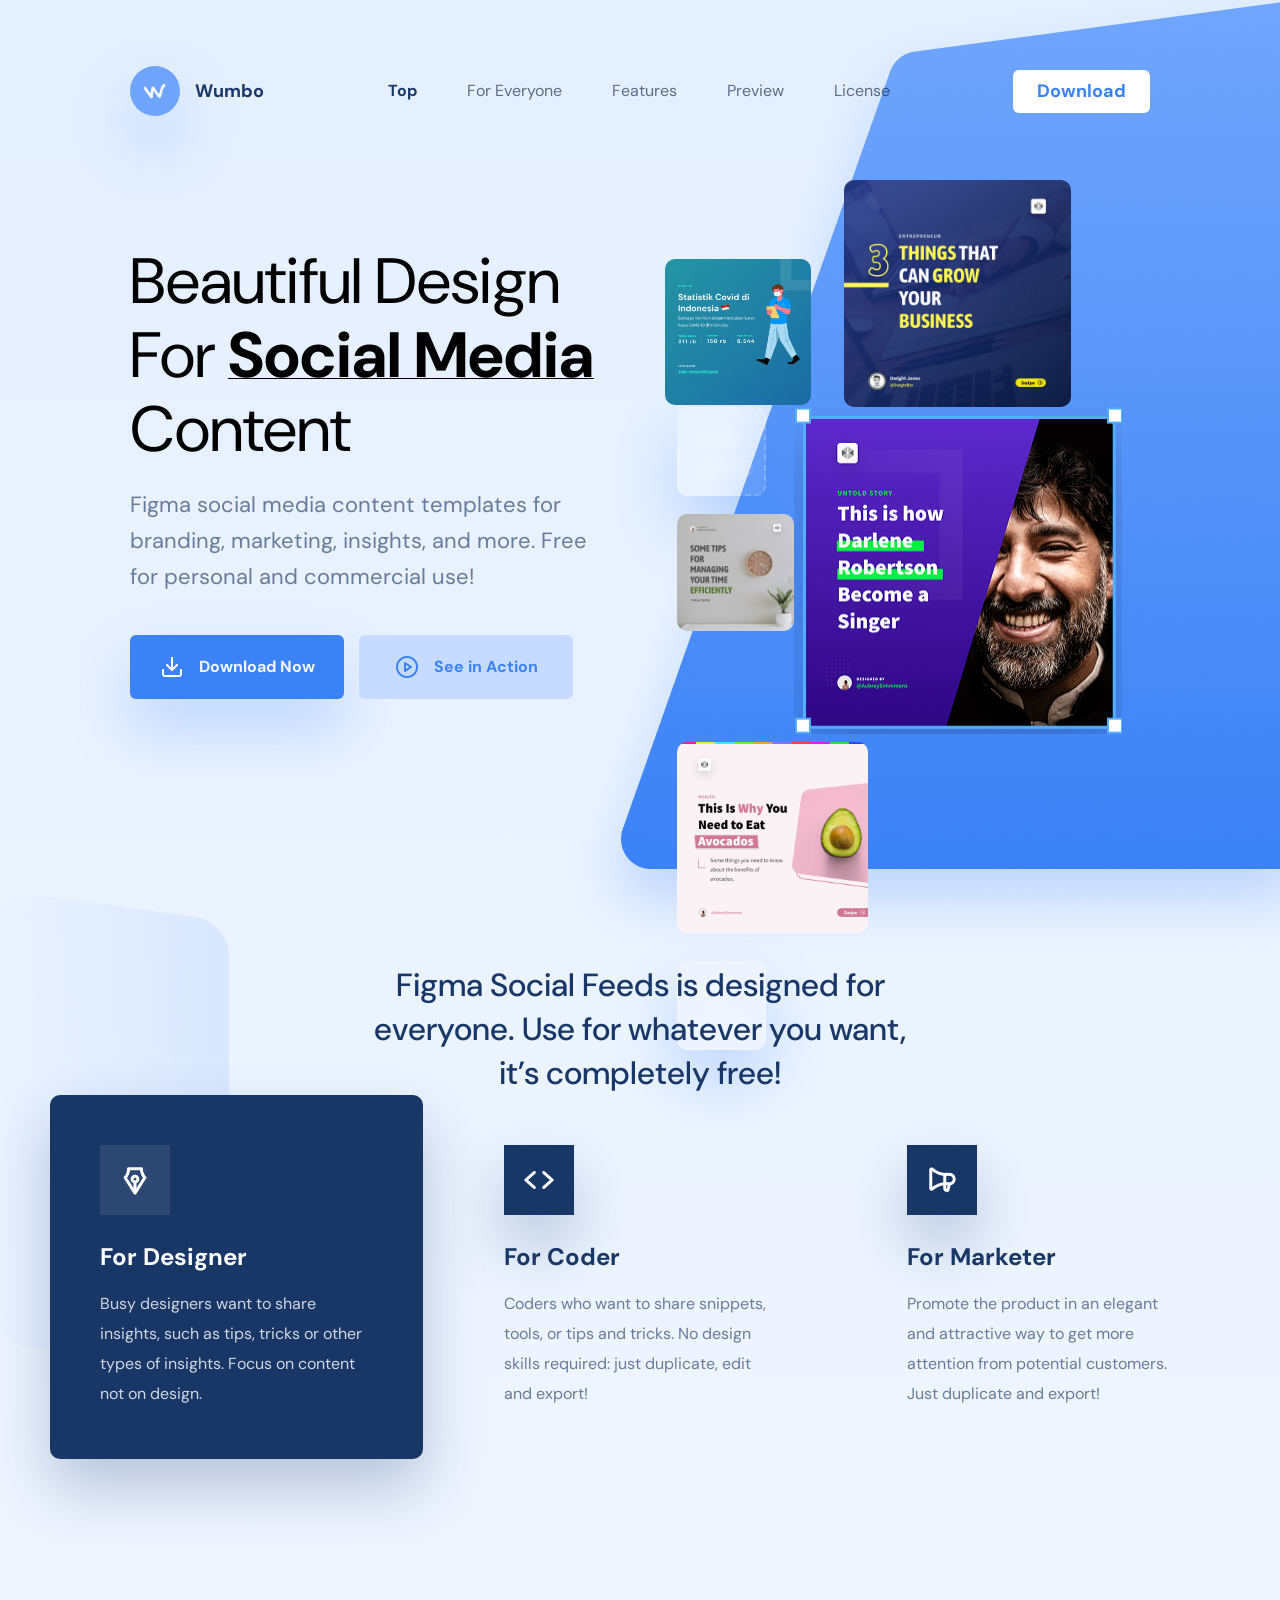
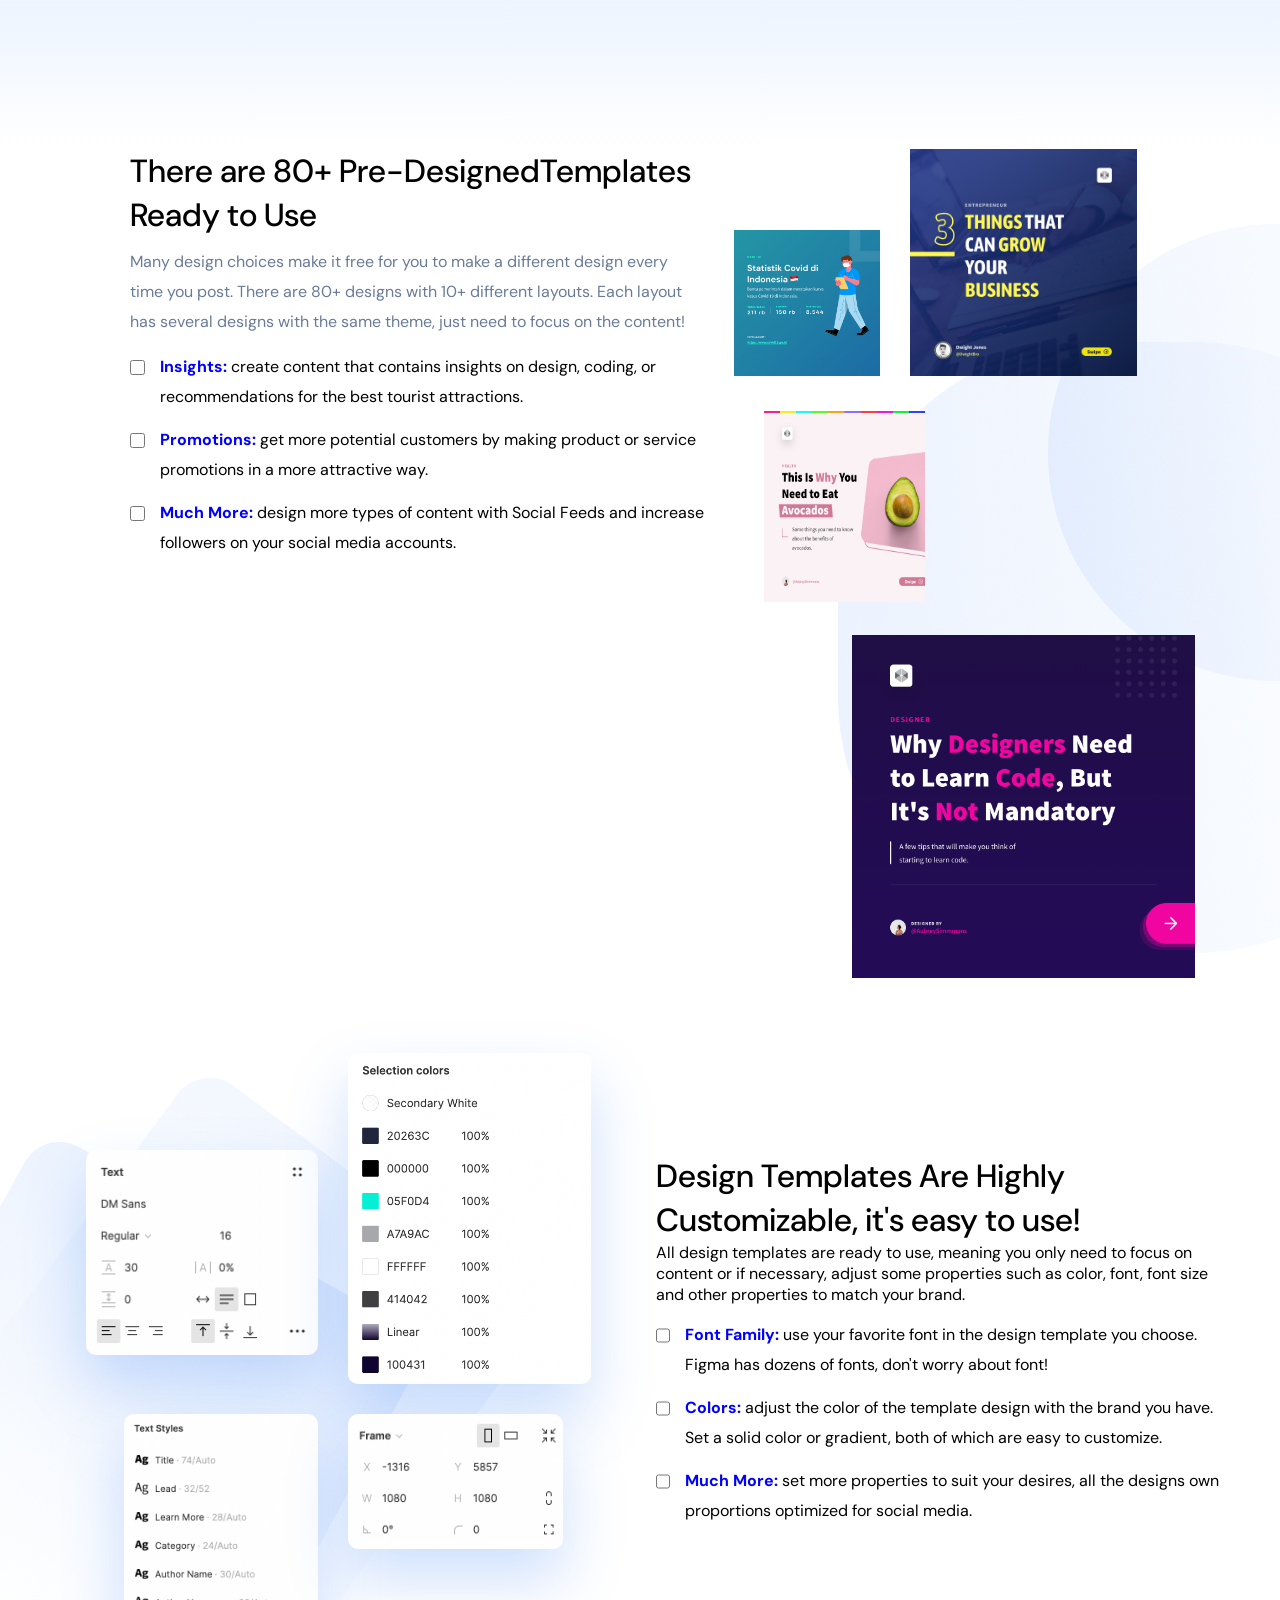
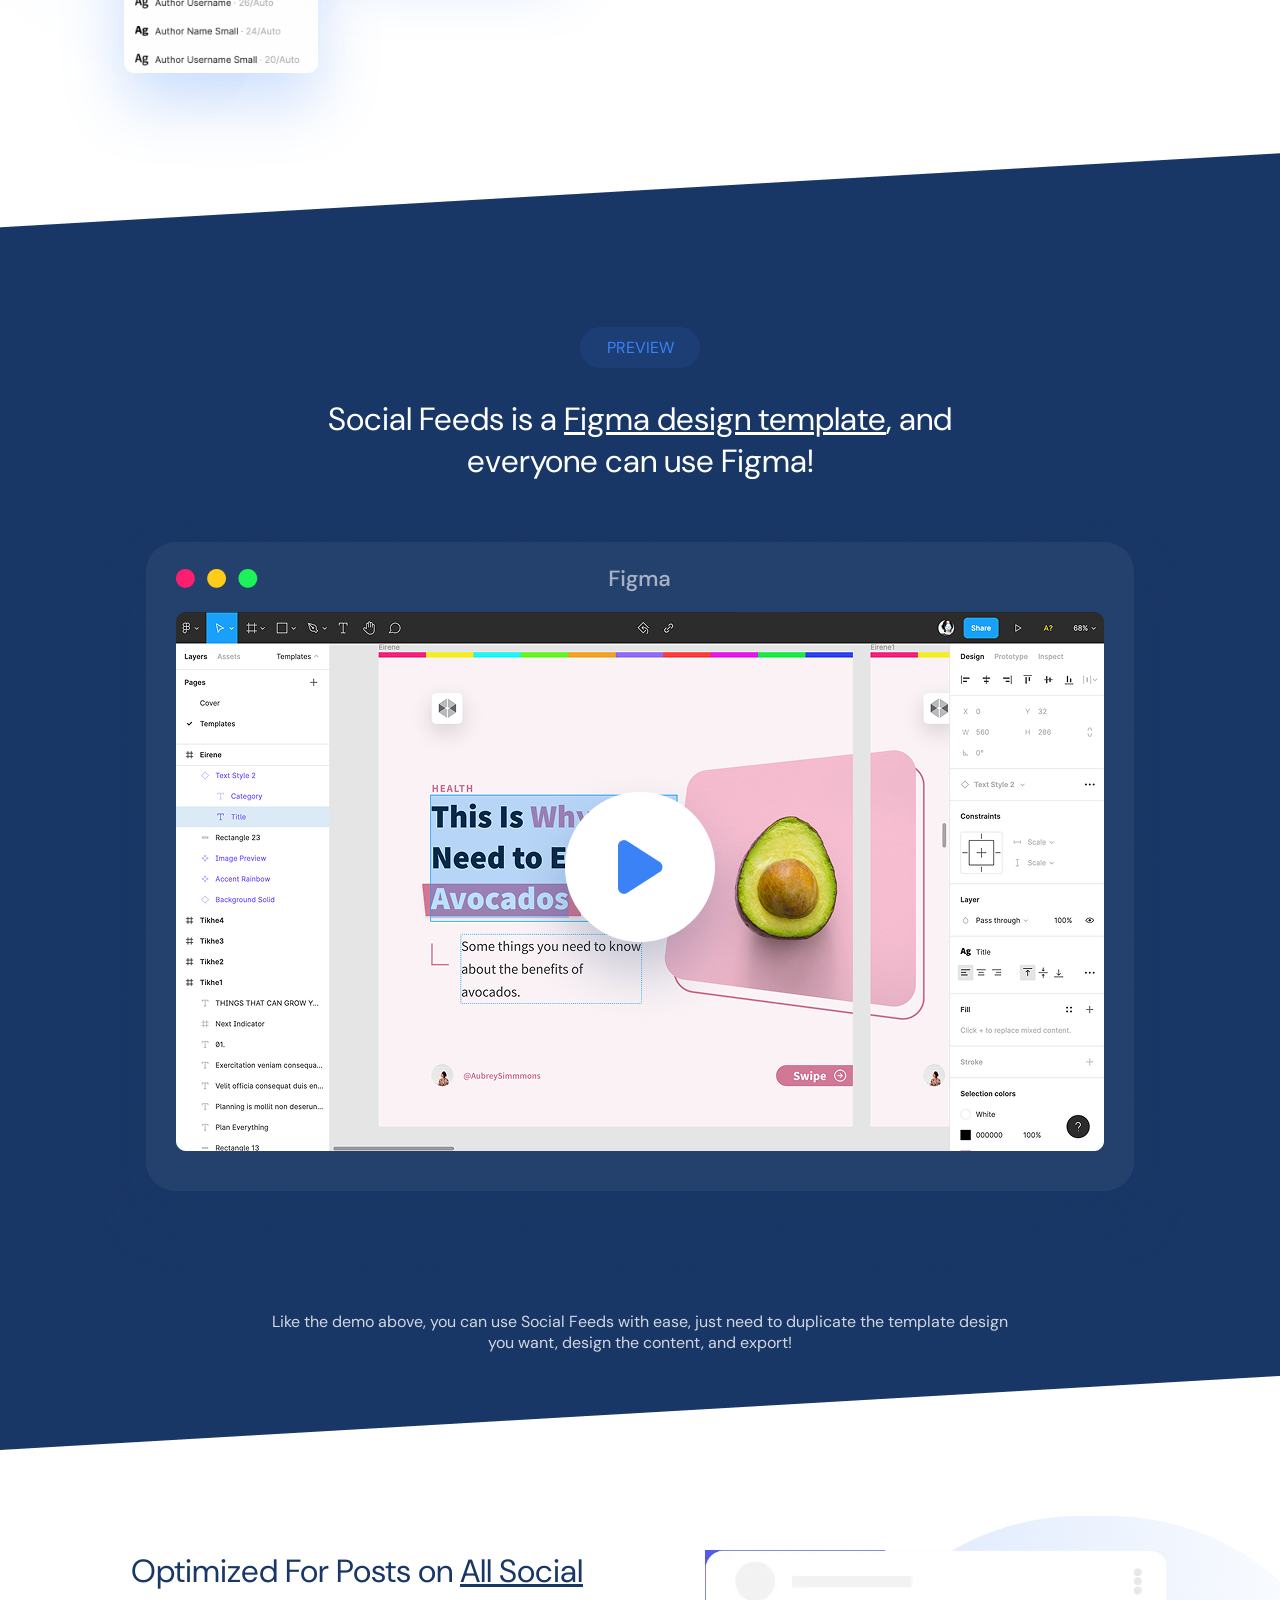
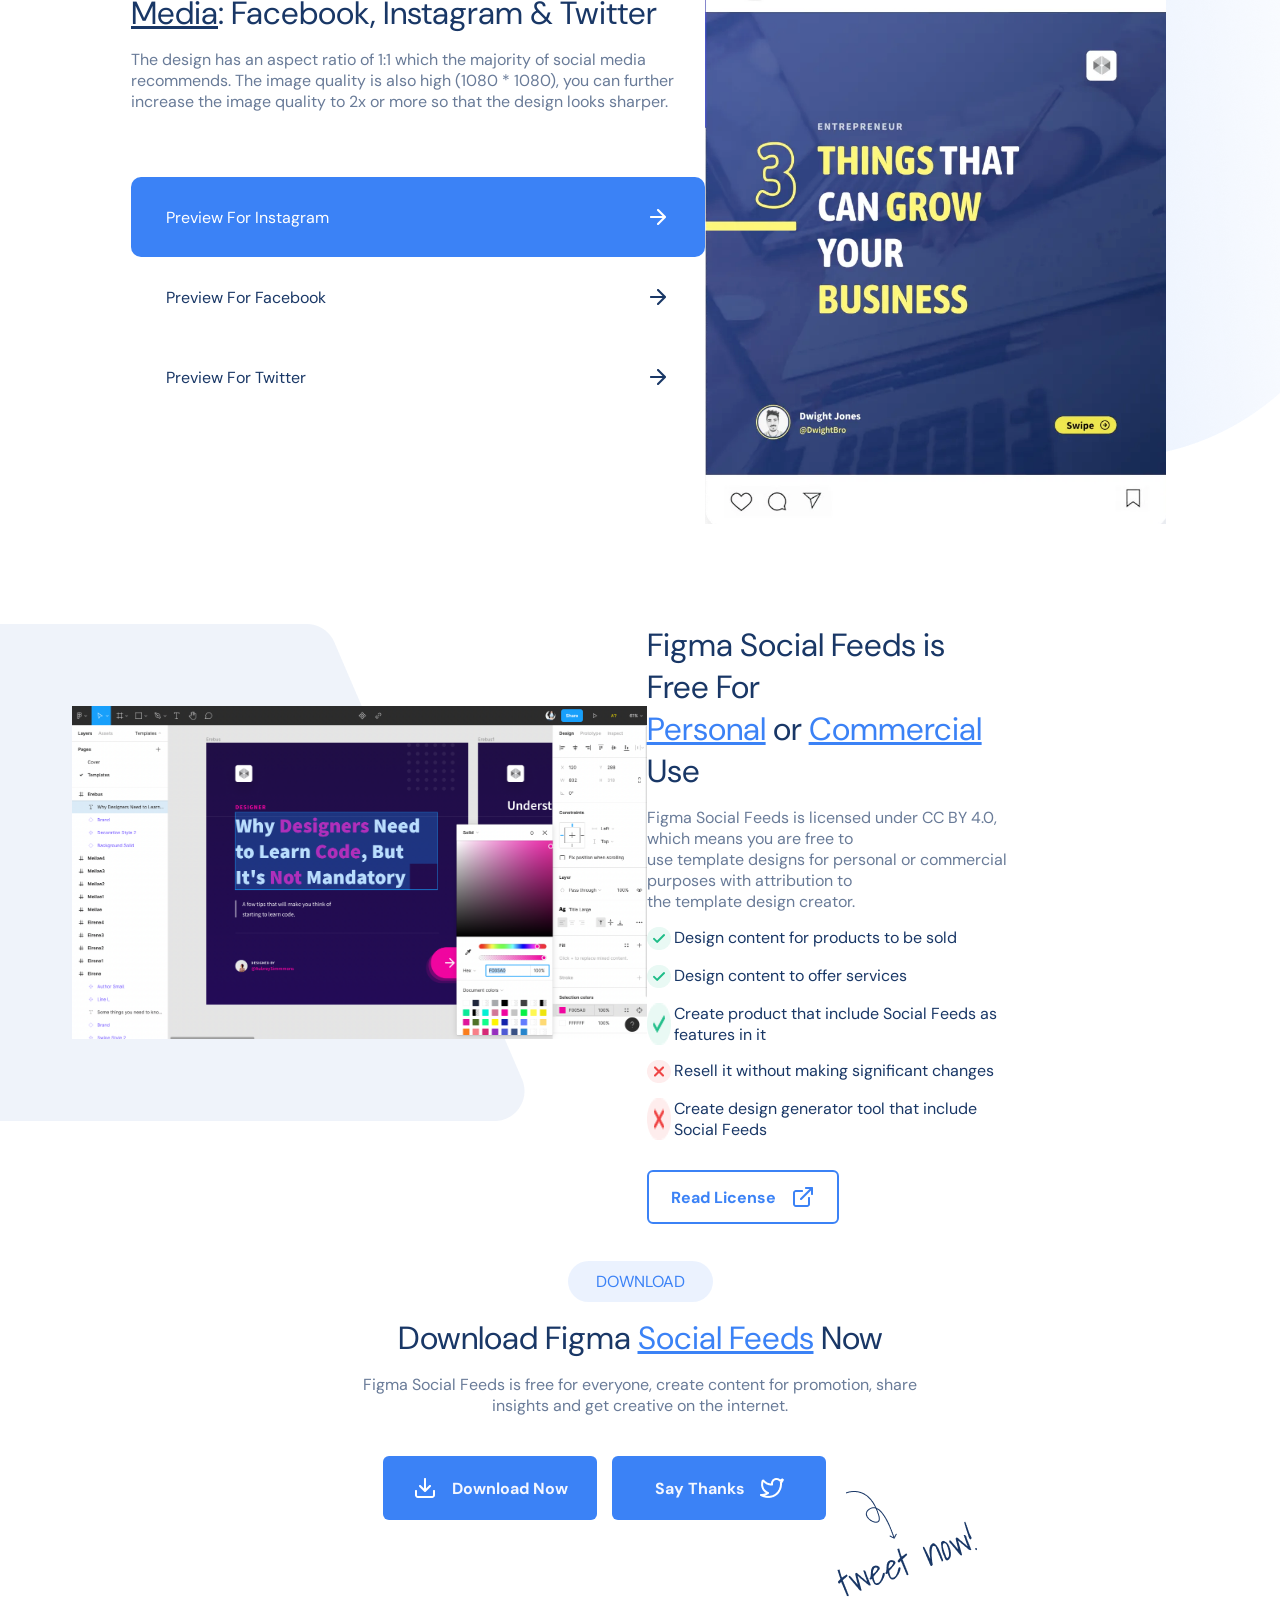
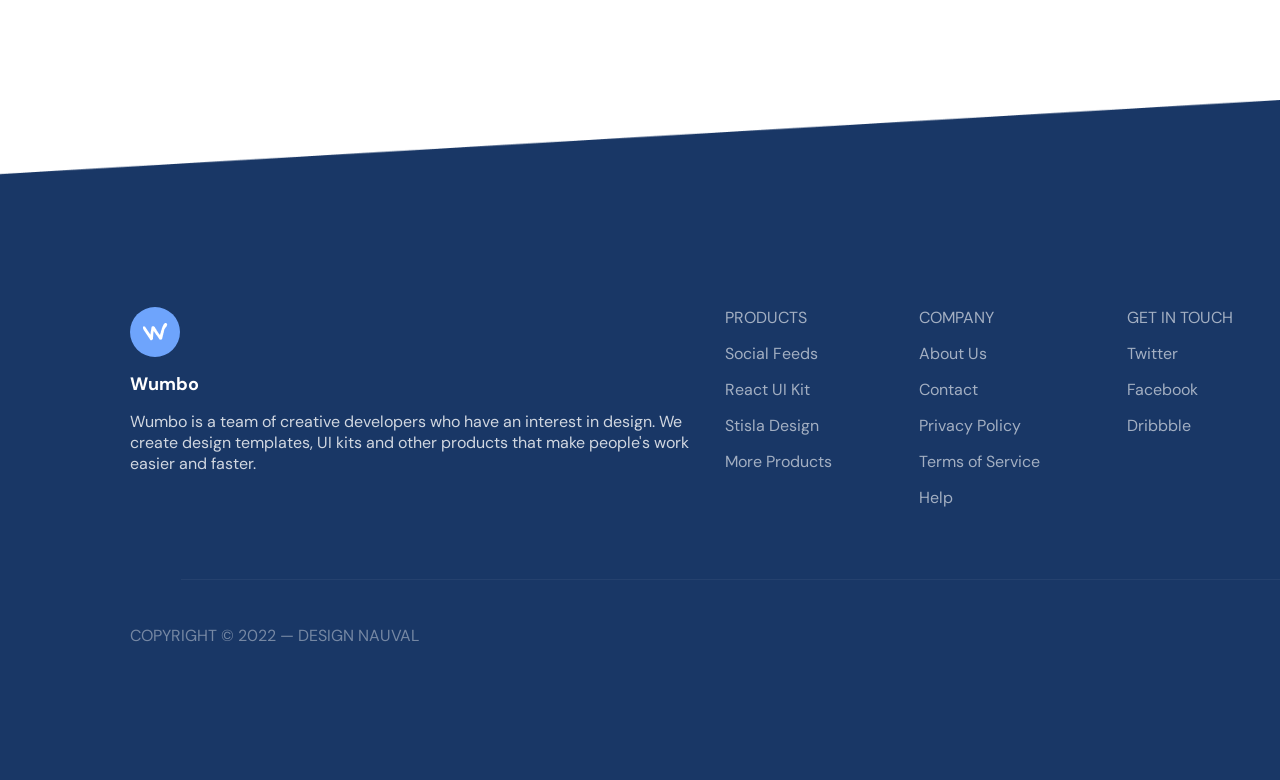
<file: wumbo-main-end/index.html>
<!DOCTYPE html>
<html lang="en">
<head>
    <meta charset="UTF-8">
    <meta name="viewport" content="width=device-width, initial-scale=1.0">
    <link rel="stylesheet" href="style.css">
    <title>Document</title>
    <link rel="preconnect" href="https://fonts.googleapis.com">
<link rel="preconnect" href="https://fonts.gstatic.com" crossorigin>
<link href="https://fonts.googleapis.com/css2?family=DM+Sans:ital,opsz,wght@0,9..40,100..1000;1,9..40,100..1000&family=Roboto:ital,wght@0,100..900;1,100..900&display=swap" rel="stylesheet">
</head>
<body>
    <div class="header-page-main">
        <div class="page-main-navbar">
            <nav>
                <a href="" class="logo-main-header"><div><img src="img/W.png" alt=""></div>Wumbo</a>
                <ul>
                    <a href="">Top</a>
                    <a href="">For Everyone</a>
                    <a href="">Features</a>
                    <a href="">Preview</a>
                    <a href="">License</a>
                </ul>
                <a href="" class="button-down">Download</a>
            </nav>
            <div class="page-banner">
                <div class="block">
                    <h1>Beautiful Design For <span>Social Media </span>Content</h1>
                    <p>Figma social media content templates for branding, marketing, insights, and more. Free for personal and commercial use!</p>
                    <div class="buttons">
                        <a href="" class="download"><img src="img/download.png" alt="">Download Now</a>
                        <a href="" class="seein"><img src="img/play-circle.png" alt="">See in Action</a>
                    </div>
                </div>
                <div class="block-second">
                    <img src="img/157b0d75b84e5e3f28d0a34727b342a999a6dcab.png" alt="">
                    <img src="img/242a6c6bca97f7bfc65d6f39e792c0402f7882e1.png" alt="">
                    <div>
                        <div class="block-feetimg">
                            <div></div>
                            <div></div>
                        </div>
                        <img src="img/98d179173e3b71a32645fd9843e8d6a40fa75c09.png" alt="" class="img-underblock">
                    </div>
                    <img src="img/Group 5.png" alt="">
                    <div>
                        <img src="img/928d0d7ba7fe7e929912ad9286b212f50777d8f6.png" alt="" class="img">
                     <div class="block-feetimg">
                            <div></div>
                            <div></div>
                        </div>
                    </div>
                </div>
            </div>
        </div>
        <div class="page-main-arctical">
            <h1>Figma Social Feeds is designed for everyone. Use for whatever you want, it’s completely free!</h1>
            <div>
                <div>
                    <div class="yes"><img src="img/Group 7.png" alt=""></div>
                    <h4>For Designer</h4>
                    <p>Busy designers want to share insights, such as tips, tricks or other types of insights. Focus on content not on design.</p>
                </div>
                <div>
                    <div class="dont"><img src="img/Frame.png" alt=""></div>
                    <h4>For Coder</h4>
                    <p>Coders who want to share snippets, tools, or tips and tricks. No design skills required: just duplicate, edit and export!</p>
                </div>
                <div>
                    <div class="dont"><img src="img/Frame (1).png" alt=""> </div>
                    <h4>For Marketer</h4>
                    <p>Promote the product in an elegant and attractive way to get more attention from potential customers. Just duplicate and export!</p>
                </div>
            </div>
        </div>
    </div>
    <div class="are-designed-arcticle">
        <div class="are-designed-article-block">
            <h2>There are <span>80+ Pre-Designed</span>Templates Ready to Use</h2>
            <p>Many design choices make it free for you to make a different design every time you post. There are 80+ designs with 10+ different layouts. Each layout has several designs with the same theme, just need to focus on the content!</p>
            <div class="form margin15"><form action=""><input type="checkbox" name="" id=""><p><span>Insights: </span>create content that contains insights on design, coding, or recommendations for the best tourist attractions.</p></form></div>
            <div class="form"><form action=""><input type="checkbox" name="" id=""><p><span>Promotions: </span> get more potential customers by making product or service promotions in a more attractive way.</p></form></div>
            <div class="form"><form action=""><input type="checkbox" name="" id=""><p><span>Much More: </span> design more types of content with Social Feeds and increase followers on your social media accounts.</p></form></div>
        </div>
        <div class="block-ofdisain">
            <img src="img/157b0d75b84e5e3f28d0a34727b342a999a6dcab.png" alt="">
            <img src="img/242a6c6bca97f7bfc65d6f39e792c0402f7882e1.png" alt="">
            <img src="img/928d0d7ba7fe7e929912ad9286b212f50777d8f6.png" alt="">
            <img src="img/a82a4ccb1f89d23b82f0fb51a3951b6cfaefbe0d.png" alt="">
        </div>
    </div>
    <div class="block-custom">
        <div class="block-custom-img">
            <img src="img/a2068dec7f07416dcd4d67495825c2fd3bd63a35.png" alt="">
            <img src="img/ca26b4434e0294609a90333c84f43bacbf6f8e9c.png" alt="">
            <img src="img/c529c477616daee922af5eb9de3d8d0eda91b17d.png" alt="">
            <img src="img/f4222b6a37c97e888663dfd695481a7ec54cfffc.png" alt="">
        </div>
        <div class="block-custom-text">
            <h2>Design Templates Are Highly Customizable, <span>it's easy to use</span>!</h2>
            <p>All design templates are ready to use, meaning you only need to focus on content or if necessary, adjust some properties such as color, font, font size and other properties to match your brand.</p>
            <div class="form margin15"><form action=""><input type="checkbox" name="" id=""><p><span>Font Family: </span> use your favorite font in the design template you choose. Figma has dozens of fonts, don't worry about font!</p></form></div>
            <div class="form"><form action=""><input type="checkbox" name="" id=""><p><span>Colors:</span> adjust the color of the template design with the brand you have. Set a solid color or gradient, both of which are easy to customize.</p></form></div>
            <div class="form"><form action=""><input type="checkbox" name="" id=""><p><span>Much More: </span> set more properties to suit your desires, all the designs own proportions optimized for social media.</p></form></div>
        </div>
    </div>
    <div class="fivepage">
        <button>PREVIEW</button>
        <h3>Social Feeds is a <span>Figma design template</span>, and <br> everyone can use Figma!</h3>
        <img src="./img/Group 10.png" alt="">
        <h4>Like the demo above, you can use Social Feeds with ease, just need to duplicate the template design <br> you want, design the content, and export!</h4>
    </div>
    <div class="sixpage">
        <div class="sixseven">
            <h2>Optimized For Posts on <span>All Social <br> Media</span>: Facebook, Instagram & Twitter</h2>
            <h3>The design has an aspect ratio of 1:1 which the majority of social media <br> recommends. The image quality is also high (1080 * 1080), you can further <br> increase the image quality to 2x or more so that the design looks sharper.</h3>
            <button class="bluediv">
                <p>Preview For Instagram</p>
                <img src="./img/arrow-right.png" alt="">
            </button>
            <button class="whitediv">
                <p>Preview For Facebook</p>
                <img src="./img/arrow-right dark.png" alt="">
            </button>
            <div class="line"></div>
            <button class="whitediv">
                <p>Preview For Twitter</p>
                <img src="./img/arrow-right dark.png" alt="">
            </button>
        </div>
            <img src="img/three.png" alt="">
    </div>
    <div class="eightpage">
            <img src="./img/figma.png" alt="">
            <div class="txtpage">
                <h3>Figma Social Feeds is Free For <br> <span>Personal</span> or <span>Commercial</span> Use</h3>
                <h5>Figma Social Feeds is licensed under CC BY 4.0, which means you are free to <br> use template designs for personal or commercial purposes with attribution to <br> the template design creator.</h5>
                <div class="design"><img src="./img/check.png" alt=""><h4>Design content for products to be sold</h4></div>
                <div class="design"><img src="./img/check.png" alt=""><h4>Design content to offer services</h4></div>
                <div class="design"><img src="./img/check.png" alt=""><h4>Create product that include Social Feeds as features in it</h4></div>
                <div class="design"><img src="./img/close.png" alt=""><h4>Resell it without making significant changes</h4></div>
                <div class="design"><img src="./img/close.png" alt=""><h4>Create design generator tool that include Social Feeds</h4></div>
                <button><p>Read License</p><img src="./img/external-link.png" alt=""></button>
            </div>
    </div>
    <div class="ninepage">
        <div class="downloadhead">
            <p>DOWNLOAD</p>
        </div>
        <h2>Download Figma <span>Social Feeds</span> Now</h2>
        <h3>Figma Social Feeds is free for everyone, create content for promotion, share <br> insights and get creative on the internet.</h3>
        <div>
            <button><img src="./img/download.png" alt=""><p>Download Now</p></button>
            <button class="btnlast"><p>Say Thanks</p><img src="./img/twitter.png" alt=""></button>
            <img src="./img/Vector 1.png" alt="">
        </div>
            <img  src="./img/tweetnow.png" alt="">
    </div>
    <footer>
        <div class="styleone">
            <div class="mambo"><img src="./img/W.png" alt=""></div>
            <h3>Wumbo</h3>
            <h4>Wumbo is a team of creative developers who have an interest in design. We <br> create design templates, UI kits and other products that make people's work <br> easier and faster.</h4>
        </div>
        <div class="styletwo">
                <h4>PRODUCTS</h4>

                <a href="">Social Feeds</a>
                <a href="">React UI Kit</a>
                <a href="">Stisla Design</a>
                <a href="">More Products</a>
            </div>
            <div class="stylethree">
                <h4>COMPANY</h4>

                <a href="">About Us</a>
                <a href="">Contact</a>
                <a href="">Privacy Policy</a>
                <a href="">Terms of Service</a>
                <a href="">Help</a>
            </div>
            <div class="stylefour">
                <h4>GET IN TOUCH</h4>

                <a href="">Twitter</a>
                <a href="">Facebook</a>
                <a href="">Dribbble</a>
            </div>
        </div>
        <div class="line"></div>
        <h4>COPYRIGHT © 2022 — DESIGN NAUVAL</h4>
    </footer>
</body>
</html>
</file>
<file: wumbo-main-end/style.css>
*{
    box-sizing: border-box;
    margin: 0px;
    padding: 0px;
    text-decoration: none;
    font-family: "DM SANS";
}
/* Reset and base styles  */
* {
	padding: 0px;
	margin: 0px;
	border: none;
}

*,
*::before,
*::after {
	box-sizing: border-box;
}

/* Links */

a, a:link, a:visited  {
    text-decoration: none;
}

a:hover  {
    text-decoration: none;
}

/* Common */

aside, nav, footer, header, section, main {
	display: block;
}

h1, h2, h3, h4, h5, h6, p {
    font-size: inherit;
	font-weight: inherit;
}

ul, ul li {
	list-style: none;
}

img {
	vertical-align: top;
}

img, svg {
	max-width: 100%;
	height: auto;
}

address {
  font-style: normal;
}

/* Form */

input, textarea, button, select {
	font-family: inherit;
    font-size: inherit;
    color: inherit;
    background-color: transparent;
}

input::-ms-clear {
	display: none;
}

textarea {
	resize: vertical;
}

button, input[type="submit"] {
    display: inline-block;
    box-shadow: none;
    background-color: transparent;
    background: none;
    cursor: pointer;
}

button::-moz-focus-inner {
	padding: 0;
	border: 0;
}

label {
	cursor: pointer;
}

legend {
	display: block;
}

input[type='file'] {
	max-width: 100%;
}

.header-page-main{
    width: auto;
    height: 1749px;
    background: 
    url(img/Rectangle.png) no-repeat right top,
    url(img/image.png) no-repeat left 895px,
    linear-gradient(180deg, #E4EFFF 0%, rgba(228, 239, 255, 0.6) 92.51%, rgba(228, 239, 255, 0) 100%);
    background-size: auto, 229px 475px, auto;
    padding: 0px 130px;
    padding-top: 66px;
}
.page-main-navbar{
    height: 697px;
}
.page-main-navbar>nav{
display: flex;
width: 100%;
height: 50px;
justify-content: space-between;
align-items: center;
}
.logo-main-header>div{
width: 50px;
height: 50px;
border-radius: 100px;
box-shadow: 0px 30px 60px 0px rgba(59, 130, 246, 0.25);
background: rgba(110, 164, 252, 1);
display: flex;
align-items: center;
justify-content: center;
}
.logo-main-header>div>img{
width: 22px;
height: 15px;}
.logo-main-header{
display: flex;
align-items: center;
gap: 15px;
color: rgba(25, 55, 102, 1);
font-family: DM Sans;
font-weight: 700;
font-style: Bold;
font-size: 18px;
line-height: 100%;
letter-spacing: 0%;
}
.page-main-navbar>nav>ul>a:first-child{
    font-weight: 700;
    font-style:bold;
    color: rgba(25, 55, 102, 1);
}
.page-main-navbar>nav>ul{
display: flex;
gap: 50px;
}
.page-main-navbar>nav>ul>a{
font-family: 'DM Sans' , sans-serif;
font-weight: 400;
font-style: Regular;
font-size: 16px;
line-height: 100%;
letter-spacing: 0%;
color: rgba(0, 21, 51, 0.6);
}
.button-down{
width: 137px;
height: 43px;
display: flex;
justify-content: center;
align-items: center;
background-color: rgba(255, 255, 255, 1);
font-family: DM Sans;
font-weight: 700;
font-style: Bold;
font-size: 18px;
color: rgba(59, 130, 246, 1);

line-height: 100%;
letter-spacing: 0%;

border-radius: 6px;
}

.page-banner{
margin-top: 64px;
height: 582px;
display: flex;
}
.block{
    height: 454px;
    width: 537px;

}
.block>h1{
font-family: 'DM Sans', sans-serif;
font-weight: 400;
font-style: Regular;
font-size: 64px;
line-height: 74px;
letter-spacing: 0%;
padding-top: 65px;
}
.block>h1>span{
font-family: 'DM Sans' , sans-serif;
font-weight: 700;
font-style: Bold;
font-size: 64px;
line-height: 74px;
letter-spacing: 0%;
text-decoration: underline;
text-decoration-style: solid;
text-decoration-thickness: 0%;
}
.block>p{
   padding-top: 20px;
font-family: 'DM Sans' , sans-serif;
font-weight: 400;
font-style: Regular;
font-size: 22px;
color: rgba(105, 123, 152, 1);
line-height: 36px;
letter-spacing: 0%;
}
.buttons{
margin-top: 40px;
display: flex;
gap: 15px;
}
.download{
width: 214px;
height: 64px;
border-radius: 6px;
box-shadow: 0px 30px 60px 0px rgba(59, 130, 246, 0.25);
background: rgba(59, 130, 246, 1);
display: flex;
justify-content: center;
align-items: center;
color: rgba(244, 247, 255, 1);
font-family: 'DM Sans' , sans-serif;
font-weight: 700;
font-style: Bold;
font-size: 16px;
line-height: 100%;
letter-spacing: 0%;
}
.download>img{
margin-right: 15px;
}
.seein{
    width: 214px;
    height: 64px;
    border-radius: 6px;
    display: flex;
    justify-content: center;
    align-items: center;
    background: rgba(198, 219, 255, 1);
font-family: 'DM Sans' , sans-serif;
font-weight: 700;
font-style: Bold;
font-size: 16px;
line-height: 100%;
letter-spacing: 0%;
color: rgba(59, 130, 246, 1);
}
.seein>img{
margin-right: 15px;
}

.block-second{
margin-left: 52px;
display: flex;
width: 583px;
height: 582px;
flex-wrap: wrap;
}
.block-second>img:first-child{
width: 146px;
height: 146px;
border-radius: 10px;
margin-top: 79px;
margin-left: 19px;
}
.block-second>img:nth-child(2){
    width: 227px;
    height: 227px;border-radius: 10px;
    margin-left: 33px;
}
.img-underblock{
width: 117px;
height: 117px;
border-radius: 10px;
margin-top: 18px;
}
.block-feetimg {
  width: 89.37px;
  height: 89.37px;
  border-radius: 10px;
  opacity: 1;
  background: rgba(255, 255, 255, 0.1);
  box-shadow: 0px 30px 60px 0px rgba(59, 130, 246, 0.25);
  border: 2px dashed rgba(255, 255, 255, 0.2);
  padding: 20px 15.15px 20.1px 17px;
}
.block-feetimg>div:first-child{
    width: 45px;
    height: 21px;
    background-color: rgba(255, 255, 255, 0.1);
    border-radius: 10px;
}
.block-feetimg>div:nth-child(2){
width: 57px;
  height: 21px;
    background-color: rgba(255, 255, 255, 0.1);
    border-radius: 10px;
    margin-top: 8px;
}
.block-second>div{
margin-left: 31px;
}
.block-second>img:nth-child(4){
width: 328px;
height: 327px;
}
.img{
width: 191px;
height: 191px;
border-radius: 10px;
margin-top: 8px;
margin-bottom: 28px;
}
.page-main-arctical{
margin-top: 100px;
width: auto;
height: 783px;
padding-top: 100px;
display: flex;
flex-direction: column;
align-items: center;
}
.page-main-arctical>h1{
font-family: 'DM Sans', sans-serif;
font-weight: 500;
font-style: normal;
font-size: 32px;
line-height: 44px;
letter-spacing: 0%;
text-align: center;
width: 574px;
height: 132px;
color: rgba(25, 55, 102, 1);
}
.page-main-arctical>div>div{
    padding: 50px 55px 50px 50px;
    width: 373px;
    height: 364px;
    border-radius: 10px
}.page-main-arctical>div{
    width: 1180px;
display: flex;
justify-content: space-between;
}

.yes{
width: 70px;
height: 70px;
background-color: rgba(255, 255, 255, 0.08);
display: flex;
justify-content: center;
align-items: center;
}
.dont{
    background-color: rgba(25, 55, 102, 1);
    box-shadow: 0px 30px 60px 0px rgba(25, 55, 102, 0.25);
    display: flex;
justify-content: center;
align-items: center;
width: 70px;
height: 70px;
}
.page-main-arctical>div>div:first-child{
    background: rgba(25, 55, 102, 1);
    box-shadow: 0px 30px 60px 0px rgba(25, 55, 102, 0.25);
}
.page-main-arctical>div>div:first-child>h4{
    margin-top: 20px;
    font-family: DM Sans;
font-weight: 700;
font-style: Bold;
font-size: 24px;
line-height: 44px;
letter-spacing: 0%;
color: rgba(255, 255, 255, 1);

}
.page-main-arctical>div>div:first-child>p{
    margin-top: 10px;
font-family: DM Sans;
font-weight: 400;
font-style: Regular;
font-size: 16px;
color: rgba(255, 255, 255, 0.8);
line-height: 30px;
letter-spacing: 0%;
}

.page-main-arctical>div>div>h4{
    margin-top: 20px;
    font-family: DM Sans;
font-weight: 700;
font-style: Bold;
font-size: 24px;
line-height: 44px;
letter-spacing: 0%;
color: rgba(25, 55, 102, 1);

}
.page-main-arctical>div>div>p{
    margin-top: 10px;
font-family: DM Sans;
font-weight: 400;
font-style: Regular;
font-size: 16px;
color: rgba(105, 123, 152, 1);
line-height: 30px;
letter-spacing: 0%;
}
.are-designed-arcticle{
width: auto;
height: 805px;
padding: 0 130px;
}
.are-designed-arcticle>div>h2{
    font-family: DM Sans;
font-weight: 500;
font-style: Medium;
font-size: 32px;
line-height: 44px;
letter-spacing: 0%;
width:573px ;
height: 83px;
}
.are-designed-arcticle>div>span{
    font-family: DM Sans;
font-weight: 500;
font-style: Medium;
font-size: 32px;
line-height: 44px;
letter-spacing: 0%;
text-decoration: underline;
text-decoration-style: solid;
text-decoration-thickness: 0%;

}
.are-designed-arcticle>div>p{
    font-family: DM Sans;
font-weight: 400;
font-style: Regular;
font-size: 16px;
color: #697B98;
line-height: 30px;
letter-spacing: 0%;
width: 574px;
height: auto;
margin-top: 15px;
}
.form>form{
    display: flex;
    margin-top: 13px;
}
.form>form>input{
    width: 15px;
    height: 15px;
    accent-color: blue;
    margin-top:8px;
}
.form>form>p{
font-family: 'DM Sans' ,sans-serif;
font-weight: 400;
font-style: Regular;
font-size: 16px;
letter-spacing: 0%;
width:574px;
margin-left: 15px;
line-height: 30px;
}
.form>form>p>span{
font-family: DM Sans;
font-weight: 700;
font-style: Bold;
font-size: 16px;
color: blue;
line-height: 30px;
}
.margin15{
    margin-top: 15px;
}
.are-designed-arcticle{
    display: flex;
    width: auto;
    height: 804px;
    justify-content: center;
    background:
    url(img/Rectangle622.png) no-repeat right 75px,
    url(img/Rectangle621.png) no-repeat right bottom;
    
}
.block-ofdisain{
    width: 604px;
    height: 604px;
    display: flex;
    flex-wrap: wrap;
}
.block-ofdisain>img:first-child{
    width: 146px;
    height: 146px;
    margin-top: 81px;
}

.block-ofdisain>img:nth-child(2){
    width: 227px;
    margin-left: 30px;
    height: 227px;

}
.block-ofdisain>img:nth-child(3){
    width: 191px;
    height: 191px;
    margin-top: 35px;
    padding-left: 30px;
}
.block-ofdisain>img:nth-child(4){
    width: 343px;
    height: 343px;
    margin-top: 32.5px;
    margin-left: 118px;
}
.block-custom{
width: auto;
height: 791px;
display: flex;
justify-content: center;

padding: 100px 0px;
background: 
url(img/Rectangle\ 624.png) no-repeat  0 125px,
url(img/Rectangle623.png) no-repeat 0 189px;
}

.block-custom-img{
    width: 575px;
    height: 591px;
    display: flex;
    flex-wrap: wrap;
    gap: 30px;
    padding-left: 35px;
}
.block-custom-img>img{
box-shadow: 0px 30px 60px 0px rgba(59, 130, 246, 0.25);
border-radius: 10px;
}
.block-custom-img>img:first-child{
width: 232px;
height: 205px;margin-top: 97px;
}
.block-custom-img>img:nth-child(2){
width: 243px;
height: 331px;
}
.block-custom-img>img:nth-child(3){
width: 194px;
height: 259px;
margin-left: 38px;
}
.block-custom-img>img:nth-child(4){
width: 215px;
height: 135px;
}
.block-custom-text{
width: 573px;
height: 386px;
padding-top: 101px;
margin-left: 30px;
}
.block-custom-text>h2{
font-family: 'DM Sans' , sans-serif;
font-weight: 500;
font-style: Medium;
font-size: 32px;
line-height: 44px;
letter-spacing: 0%;
}
.fivepage{
    width: 100%;
    height: 1306px;
    background-image: url(./img/Rectangle\ 630.png);
    background-repeat: no-repeat;
    background-size: cover;

    display: flex;
    flex-direction: column;

    justify-content: center;
    align-items: center;     

    text-align: center;     
    gap: 30px;               
    justify-content: flex-start;
}

.fivepage > button {
    width: 120px;
    height: 41px;
    border-radius: 100px;
    background-color: rgba(59, 130, 246, 0.1);
    color: rgba(59, 130, 246, 1);
    border: none;
    margin-top: 183px;
}

.fivepage > h3 {
    color: white;
    font-size: 32px;
}
.fivepage > h3 > span {
    text-decoration: underline;
}

.fivepage > h4 {
    color: rgba(255, 255, 255, 0.8);
;
}
.sixpage{
    width: 100%;
    height: 674px;
    background: url(./img/Rectangle\ 631.png) no-repeat right;
    display: flex;
}
.sixseven{
    display: block;
}
.sixpage > .sixseven > h2 {
    font-size: 32px;
    color: rgba(25, 55, 102, 1);
    margin-top: 100px;
    margin-left: 131px;
}
.sixpage > .sixseven> h2 > span {
    text-decoration: underline;
}
.sixpage > .sixseven > h3 {
    color: rgba(105, 123, 152, 1);
    margin-top: 15px;
    margin-left: 131px;
}
.bluediv {
    width: 574px;
    height: 80px;
    background-color: rgba(59, 130, 246, 1);
    display: flex;
    border-radius: 10px;
    align-items: center;
    margin-top: 65px;
    margin-left: 131px;
}
.bluediv > p {
    color: rgba(255, 255, 255, 1);
    margin-left: 35px;
}
.bluediv > img {
    width: 24px;
    height: 24px;
    margin-left: auto;
    margin-right: 35px;
}
.whitediv {
    width: 574px;
    height: 80px;
    display: flex;
    align-items: center;

    margin-left: 131px;
}
.whitediv > p {
    color: rgba(25, 55, 102, 1);
    margin-left: 35px;
}
.whitediv > img {
    margin-left: auto;
    margin-right: 35px;
}
.line {
    width: 574px;
    height: 1px;
    background-color: rgba(105, 123, 152, 0.1);
    margin-left: 131px;
}
.sixpage > img{
    margin-left: auto;
    margin-right: 295px;
    margin-top: 100px;
}
.eightpage {
    width: 100%;
    height: 697px;
    background: url(./img/Rectangle\ 634.png) no-repeat ; 
    background-position: 0 100px;   
    display: flex;
}
.eightpage > img {
    width: 579px;
    height: 333px;
    margin-top: 182px;
    margin-left: 72px;
}
.txtpage {
    margin-top: 100px;
    margin-left: auto;
    margin-right: 273px;
}
.eightpage > .txtpage > h3 {
    color: #193766;
    font-size: 32px;
}
.eightpage > .txtpage > h3 > span {
    text-decoration: underline;
    color: #3B82F6;
}
.txtpage > h5 {
    color: rgba(105, 123, 152, 1);
    margin-top: 15px;
}
.design {
    gap: 3.5px;
    display: flex;
    margin-top: 15px;
}
.design > h4 {
    color: rgba(25, 55, 102, 1);

}
.txtpage > button {
    display: flex;
    width: 192px;
    height: 54px;
    border-radius: 6px;
    border: solid 2px rgba(59, 130, 246, 1);
    gap: 15px;
    align-items: center;
    justify-content: center;
    margin-top: 30px;
}
.txtpage > button > img {
    width: 24px;
    height: 24px;
}
.txtpage > button > p {
    color: rgba(59, 130, 246, 1);
    font-weight: bold;
}
.ninepage{
width: auto;
margin: 0 130px;
height: 479px;
display: flex;
flex-direction: column;
align-items: center;
}
.downloadhead {
    width: 145px;
    height: 41px;
    border-radius: 100px;
    background-color: rgba(59, 130, 246, 0.1);
    align-items: center;
    justify-content: center;
    display: flex;

    margin-top: 100px;
}
.ninepage > .downloadhead > p {
    color: rgba(59, 130, 246, 1);
}
.ninepage > h2 {
    font-size: 32px;
    color: #193766;
    text-align: center;
    margin-top: 15px;
}
.ninepage > h2 > span {
    text-decoration: underline;
    color: #3B82F6;
}
.ninepage > h3 {
    color: #697B98;
    text-align: center;
    margin-top: 15px;
}
.ninepage > div {
    display: flex;
    justify-content: center;
    margin-top: 40px;
}
.ninepage > div > button {
    width: 214px;
    height: 64px;
    background-color: rgba(59, 130, 246, 1);
    display: flex;
    border-radius: 6px;
    align-items: center;
    justify-content: center;
    gap: 15px;
}
.ninepage > div > button > img {
    width: 24px;
    height: 24px;
}
.ninepage > div > button > p {
    color: rgba(244, 247, 255, 1);
    font-weight: bold;
}
.btnlast {
    margin-left: 15px;
    background-color: rgba(29, 161, 242, 1);
;

}
.ninepage > div > img {
    margin-top: 35px;
    margin-left: 20px;
}
.ninepage > img {

position: absolute;
margin-top: 300px;
margin-left: 530px;
text-align: center;
}
footer {
    width: 100%;
    height: 680.18px;
    background: url(./img/Rectangle\ 630.png) no-repeat;
    background-size: cover;
    display: flex;
}
.styleone {
    padding-top: 207px;
    display: flex;
    flex-direction: column;
    gap: 15px;
    margin-left: 130px;
}
.mambo{
    width: 50px;
    height: 50px;
    background-color: rgba(110, 164, 252, 1);
    align-items: center;
    justify-content: center;
    display: flex;
    border-radius: 100px;
}
.styleone > h3 {
    font-size: 18px;
    color: rgba(255, 255, 255, 1);
    font-weight: bold;
}
.styleone > h4 {
    color: rgba(255, 255, 255, 0.8);
}
.styletwo > a {
    color: rgba(255, 255, 255, 0.6);
}
.styletwo{
    display: flex;
    flex-direction: column;
    margin-top: 207px;
    margin-left: 36px;
    gap: 15px;
}
.styletwo > h4{
    color: rgba(255, 255, 255, 0.6);
}
.stylethree {
    display: flex;
    flex-direction: column;
    margin-top: 207px;
    margin-left: 87px;
    gap: 15px;
}
.stylethree > h4 {
    color: rgba(255, 255, 255, 0.6);
}
.stylethree > a {
    color: rgba(255, 255, 255, 0.6);
}
.stylefour{
    display: flex;
    flex-direction: column;
    margin-top: 207px;
    margin-left: 87px;
    gap: 15px;
}
.stylefour > h4 {
    color: rgba(255, 255, 255, 0.6);
}
.stylefour > a{
    color:  rgba(255, 255, 255, 0.6);
}
.line{ 
    width: 1180px;
    height: 1px;
    position: absolute;
    background-color: rgba(255, 255, 255, 0.05);
    margin-top: 479px;
    left: 50%;
    transform: translateX(-50%);
}
footer > h4 {
    color: rgba(255, 255, 255, 0.4);
    position: absolute;
    margin-top: 525px;
    margin-left: 130px;
}
</file>
